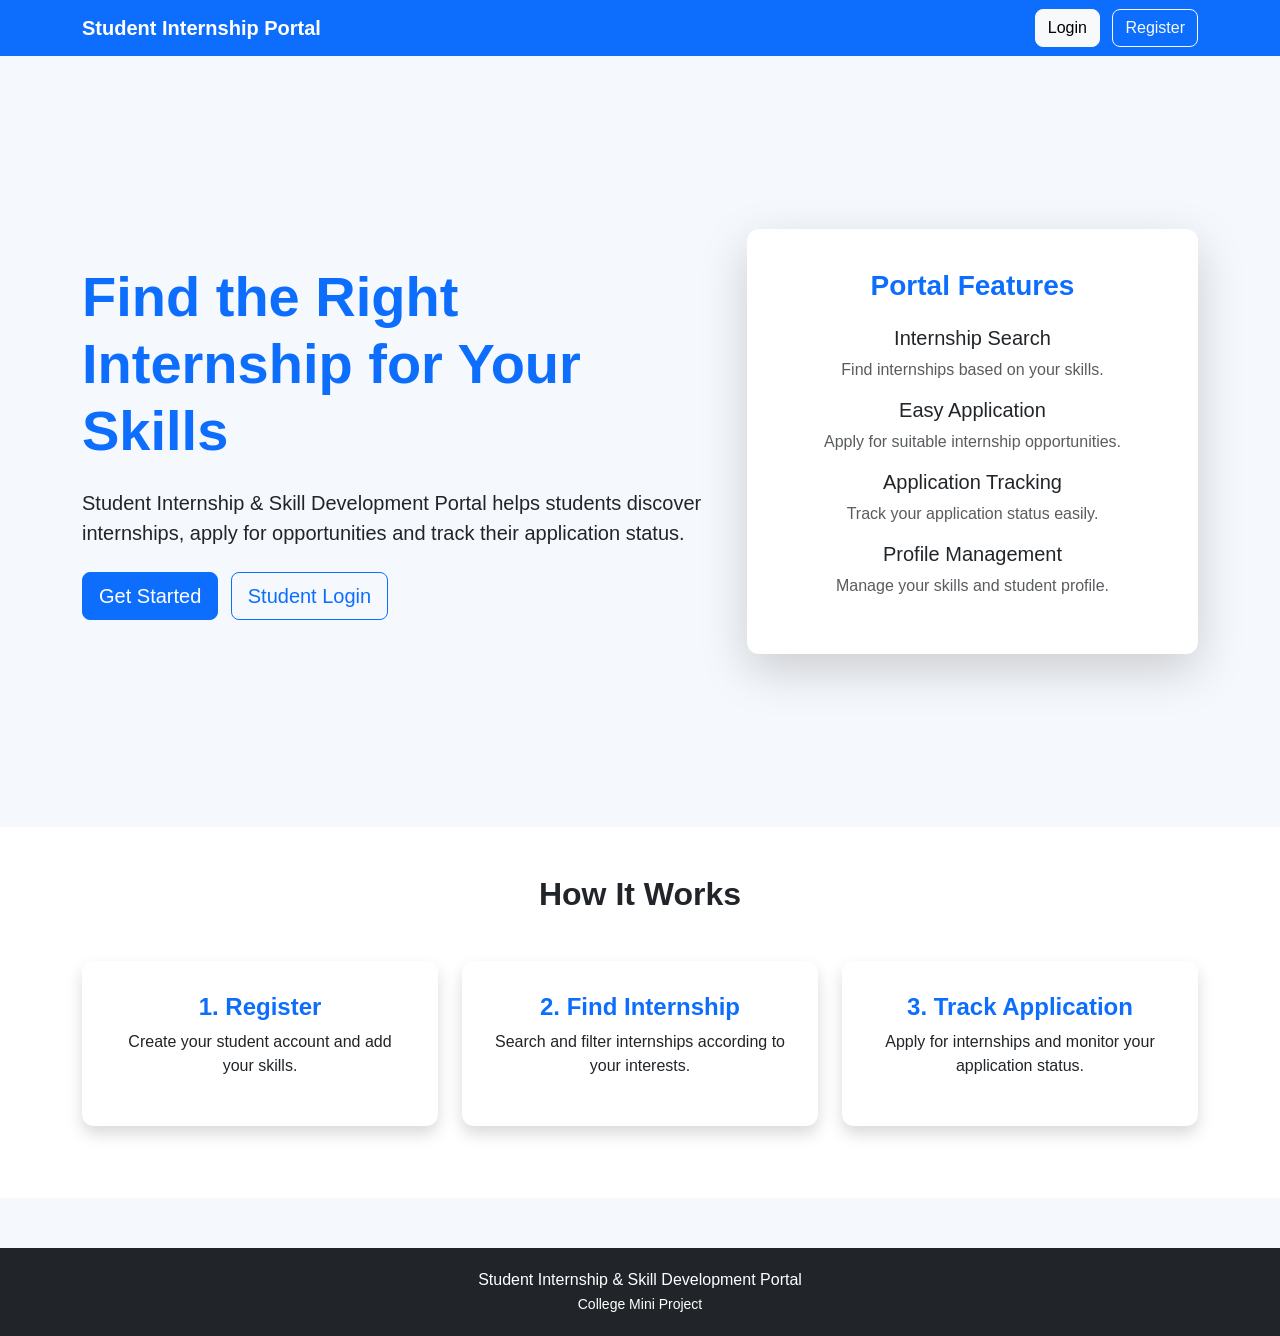
<file: frontend/index.html>
<!DOCTYPE html>
<html lang="en">

<head>
    <meta charset="UTF-8">
    <meta name="viewport" content="width=device-width, initial-scale=1.0">

    <title>Student Internship & Skill Development Portal</title>

    <link
        href="https://cdn.jsdelivr.net/npm/bootstrap@5.3.3/dist/css/bootstrap.min.css"
        rel="stylesheet">

    <link rel="stylesheet" href="css/style.css">
</head>

<body>

    <!-- Navbar -->

    <nav class="navbar navbar-dark bg-primary">
        <div class="container">

            <a class="navbar-brand fw-bold" href="index.html">
                Student Internship Portal
            </a>

            <div>
                <a href="login.html" class="btn btn-light me-2">
                    Login
                </a>

                <a href="register.html" class="btn btn-outline-light">
                    Register
                </a>
            </div>

        </div>
    </nav>


    <!-- Hero Section -->

    <section class="py-5">

        <div class="container">

            <div class="row align-items-center min-vh-75">

                <div class="col-md-7">

                    <h1 class="display-4 fw-bold text-primary">
                        Find the Right Internship
                        for Your Skills
                    </h1>

                    <p class="lead mt-4">
                        Student Internship & Skill Development Portal
                        helps students discover internships, apply for
                        opportunities and track their application status.
                    </p>

                    <div class="mt-4">

                        <a href="register.html"
                           class="btn btn-primary btn-lg me-2">
                            Get Started
                        </a>

                        <a href="login.html"
                           class="btn btn-outline-primary btn-lg">
                            Student Login
                        </a>

                    </div>

                </div>


                <div class="col-md-5 mt-5 mt-md-0">

                    <div class="card shadow-lg p-4">

                        <div class="card-body text-center">

                            <h3 class="text-primary mb-4">
                                Portal Features
                            </h3>

                            <div class="mb-3">
                                <h5>Internship Search</h5>
                                <p class="text-muted">
                                    Find internships based on your skills.
                                </p>
                            </div>

                            <div class="mb-3">
                                <h5>Easy Application</h5>
                                <p class="text-muted">
                                    Apply for suitable internship opportunities.
                                </p>
                            </div>

                            <div class="mb-3">
                                <h5>Application Tracking</h5>
                                <p class="text-muted">
                                    Track your application status easily.
                                </p>
                            </div>

                            <div>
                                <h5>Profile Management</h5>
                                <p class="text-muted">
                                    Manage your skills and student profile.
                                </p>
                            </div>

                        </div>

                    </div>

                </div>

            </div>

        </div>

    </section>


    <!-- How It Works -->

    <section class="py-5 bg-white">

        <div class="container">

            <h2 class="text-center mb-5">
                How It Works
            </h2>

            <div class="row text-center">

                <div class="col-md-4 mb-4">

                    <div class="card shadow h-100 p-3">

                        <div class="card-body">

                            <h4 class="text-primary">
                                1. Register
                            </h4>

                            <p>
                                Create your student account and
                                add your skills.
                            </p>

                        </div>

                    </div>

                </div>


                <div class="col-md-4 mb-4">

                    <div class="card shadow h-100 p-3">

                        <div class="card-body">

                            <h4 class="text-primary">
                                2. Find Internship
                            </h4>

                            <p>
                                Search and filter internships
                                according to your interests.
                            </p>

                        </div>

                    </div>

                </div>


                <div class="col-md-4 mb-4">

                    <div class="card shadow h-100 p-3">

                        <div class="card-body">

                            <h4 class="text-primary">
                                3. Track Application
                            </h4>

                            <p>
                                Apply for internships and
                                monitor your application status.
                            </p>

                        </div>

                    </div>

                </div>

            </div>

        </div>

    </section>


    <!-- Footer -->

    <footer>

        <p class="mb-0">
            Student Internship & Skill Development Portal
        </p>

        <small>
            College Mini Project
        </small>

    </footer>


</body>

</html>
</file>
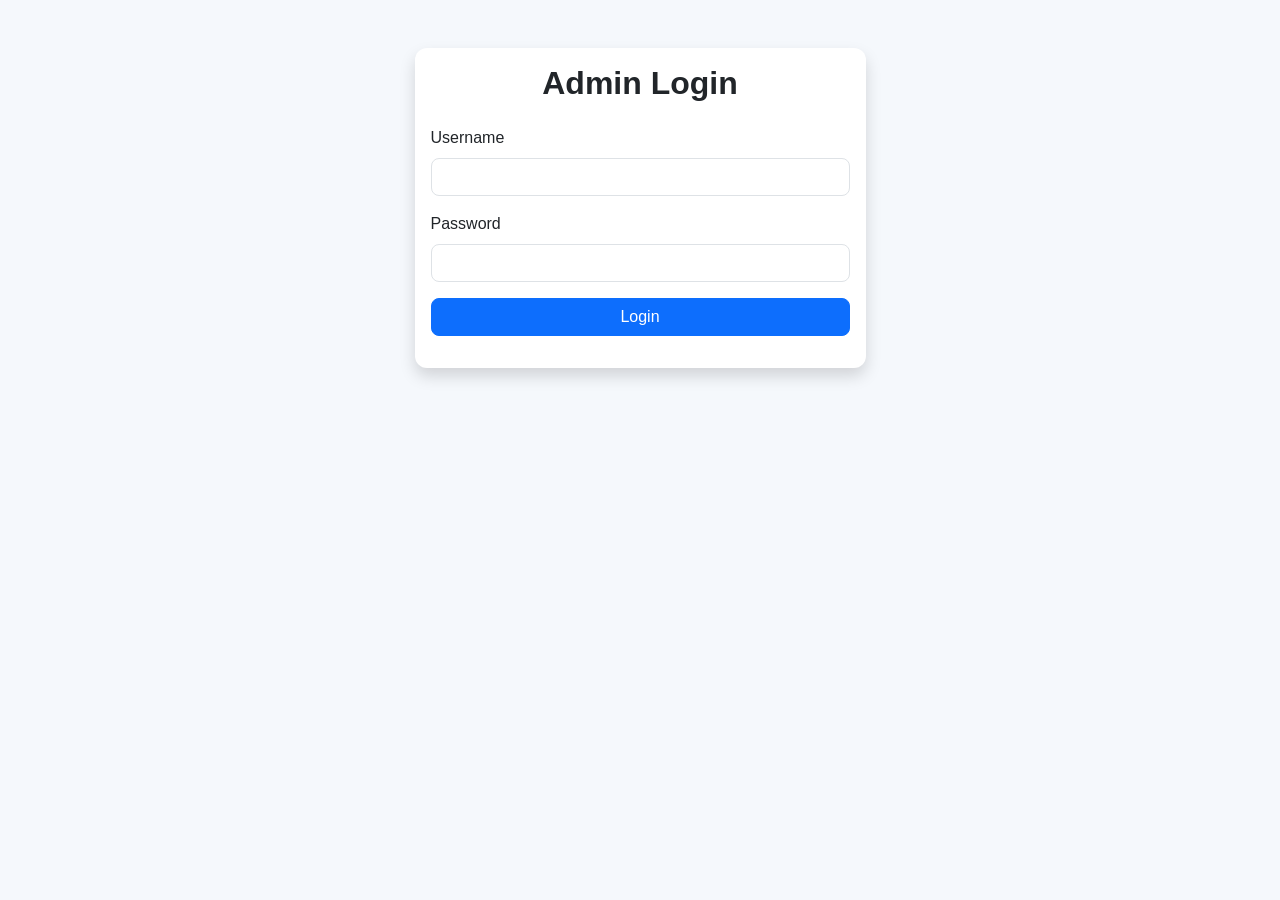
<file: frontend/admin-dashboard.html>
<!DOCTYPE html>
<html lang="en">

<head>

    <meta charset="UTF-8">

    <meta
        name="viewport"
        content="width=device-width, initial-scale=1.0">

    <title>Admin Dashboard</title>

    <link
        href="https://cdn.jsdelivr.net/npm/bootstrap@5.3.3/dist/css/bootstrap.min.css"
        rel="stylesheet">

    <link rel="stylesheet" href="css/style.css">

</head>


<body>


    <!-- ================= NAVBAR ================= -->

    <nav class="navbar navbar-dark bg-primary">

        <div class="container">

            <a
                class="navbar-brand"
                href="admin-dashboard.html">

                Student Internship Portal - Admin

            </a>

            <button
                onclick="logout()"
                class="btn btn-danger">

                Logout

            </button>

        </div>

    </nav>



    <!-- ================= MAIN CONTAINER ================= -->

    <div class="container mt-5">


        <h2 class="text-center mb-4">
            Admin Dashboard
        </h2>



        <!-- ================= DASHBOARD CARDS ================= -->

        <div class="row">


            <!-- Add Internship -->

            <div class="col-md-3 mb-4">

                <div class="card shadow h-100">

                    <div class="card-body text-center">

                        <h4>
                            Add Internship
                        </h4>

                        <p>
                            Add a new internship opportunity.
                        </p>

                        <button
                            class="btn btn-primary"
                            onclick="showAddInternshipForm()">

                            Add Internship

                        </button>

                    </div>

                </div>

            </div>



            <!-- Manage Internships -->

            <div class="col-md-3 mb-4">

                <div class="card shadow h-100">

                    <div class="card-body text-center">

                        <h4>
                            Manage Internships
                        </h4>

                        <p>
                            View, edit and delete internships.
                        </p>

                        <button
                            class="btn btn-warning"
                            onclick="loadInternships()">

                            Manage Internships

                        </button>

                    </div>

                </div>

            </div>



            <!-- Students -->

            <div class="col-md-3 mb-4">

                <div class="card shadow h-100">

                    <div class="card-body text-center">

                        <h4>
                            Students
                        </h4>

                        <p>
                            View registered students.
                        </p>

                        <button
                            class="btn btn-info"
                            onclick="loadStudents()">

                            View Students

                        </button>

                    </div>

                </div>

            </div>



            <!-- Applications -->

            <div class="col-md-3 mb-4">

                <div class="card shadow h-100">

                    <div class="card-body text-center">

                        <h4>
                            Applications
                        </h4>

                        <p>
                            View and manage student applications.
                        </p>

                        <button
                            class="btn btn-success"
                            onclick="loadApplications()">

                            View Applications

                        </button>

                    </div>

                </div>

            </div>


        </div>



        <!-- ================= ADD INTERNSHIP FORM ================= -->

        <div
            id="addInternshipForm"
            class="card shadow mt-4"
            style="display: none;">

            <div class="card-body">

                <h3 class="mb-4">
                    Add New Internship
                </h3>

                <form id="internshipForm">


                    <div class="mb-3">

                        <label class="form-label">
                            Company Name
                        </label>

                        <input
                            type="text"
                            id="companyName"
                            class="form-control"
                            required>

                    </div>


                    <div class="mb-3">

                        <label class="form-label">
                            Internship Role
                        </label>

                        <input
                            type="text"
                            id="role"
                            class="form-control"
                            required>

                    </div>


                    <div class="mb-3">

                        <label class="form-label">
                            Required Skills
                        </label>

                        <input
                            type="text"
                            id="requiredSkills"
                            class="form-control"
                            placeholder="Java, Spring Boot, MySQL"
                            required>

                    </div>


                    <div class="mb-3">

                        <label class="form-label">
                            Duration
                        </label>

                        <input
                            type="text"
                            id="duration"
                            class="form-control"
                            placeholder="3 Months"
                            required>

                    </div>


                    <div class="mb-3">

                        <label class="form-label">
                            Location
                        </label>

                        <input
                            type="text"
                            id="location"
                            class="form-control"
                            placeholder="Chennai"
                            required>

                    </div>


                    <div class="mb-3">

                        <label class="form-label">
                            Internship Description
                        </label>

                        <textarea
                            id="description"
                            class="form-control"
                            rows="4"
                            placeholder="Enter internship description"
                            required></textarea>

                    </div>


                    <button
                        type="submit"
                        class="btn btn-primary">

                        Add Internship

                    </button>


                </form>


                <div
                    id="result"
                    class="mt-3">
                </div>


            </div>

        </div>



        <!-- ================= INTERNSHIP LIST ================= -->

        <div
            id="internshipSection"
            class="mt-5"
            style="display: none;">

            <div class="card shadow">

                <div class="card-body">

                    <h3 class="mb-3">
                        Internship Management
                    </h3>

                    <div id="internshipList">

                        <!-- Internships will appear here -->

                    </div>

                </div>

            </div>

        </div>



        <!-- ================= STUDENT LIST ================= -->

        <div
            id="studentSection"
            class="mt-5"
            style="display: none;">

            <div class="card shadow">

                <div class="card-body">

                    <h3 class="mb-3">
                        Registered Students
                    </h3>

                    <div id="studentList">

                        <!-- Students will appear here -->

                    </div>

                </div>

            </div>

        </div>



        <!-- ================= APPLICATION LIST ================= -->

        <div
            id="applicationSection"
            class="mt-5 mb-5"
            style="display: none;">

            <div class="card shadow">

                <div class="card-body">

                    <h3 class="mb-3">
                        Student Applications
                    </h3>

                    <div id="applicationList">

                        <!-- Applications will appear here -->

                    </div>

                </div>

            </div>

        </div>


    </div>



    <!-- ================= JAVASCRIPT ================= -->

    <script src="js/admin-dashboard.js"></script>


</body>

</html>
</file>
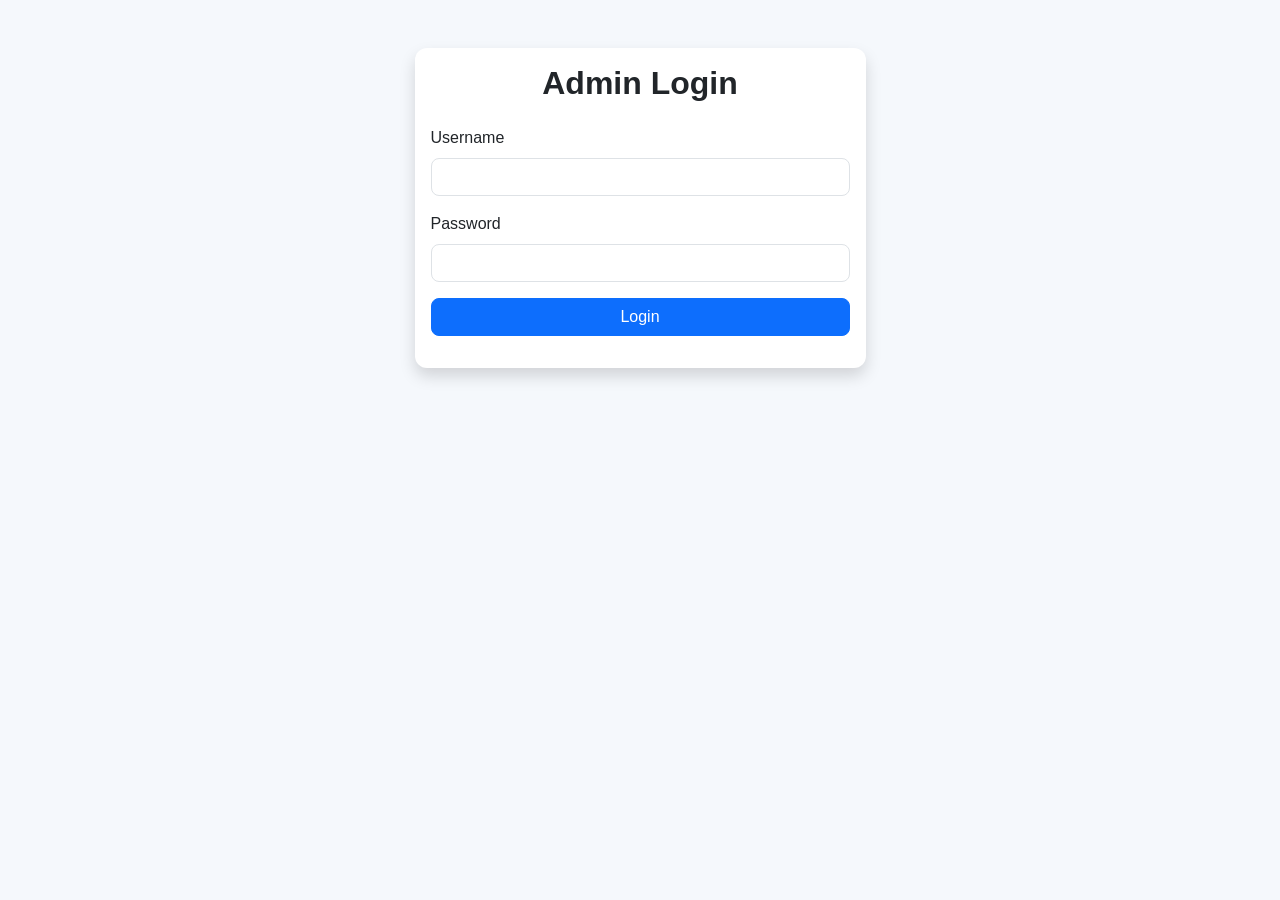
<file: frontend/admin-login.html>
<!DOCTYPE html>
<html lang="en">

<head>

    <meta charset="UTF-8">

    <meta name="viewport" content="width=device-width, initial-scale=1.0">

    <title>Admin Login</title>

    <link
        href="https://cdn.jsdelivr.net/npm/bootstrap@5.3.3/dist/css/bootstrap.min.css"
        rel="stylesheet">
    <link rel="stylesheet" href="css/style.css">
</head>

<body>

    <div class="container mt-5">

        <div class="row justify-content-center">

            <div class="col-md-5">

                <div class="card shadow">

                    <div class="card-body">

                        <h2 class="text-center mb-4">
                            Admin Login
                        </h2>

                        <form id="adminLoginForm">

                            <div class="mb-3">

                                <label class="form-label">
                                    Username
                                </label>

                                <input
                                    type="text"
                                    id="username"
                                    class="form-control"
                                    required>

                            </div>


                            <div class="mb-3">

                                <label class="form-label">
                                    Password
                                </label>

                                <input
                                    type="password"
                                    id="password"
                                    class="form-control"
                                    required>

                            </div>


                            <button
                                type="submit"
                                class="btn btn-primary w-100">

                                Login

                            </button>

                        </form>


                        <div
                            id="message"
                            class="mt-3 text-center">
                        </div>

                    </div>

                </div>

            </div>

        </div>

    </div>


    <script src="js/admin-login.js"></script>

</body>

</html>
</file>
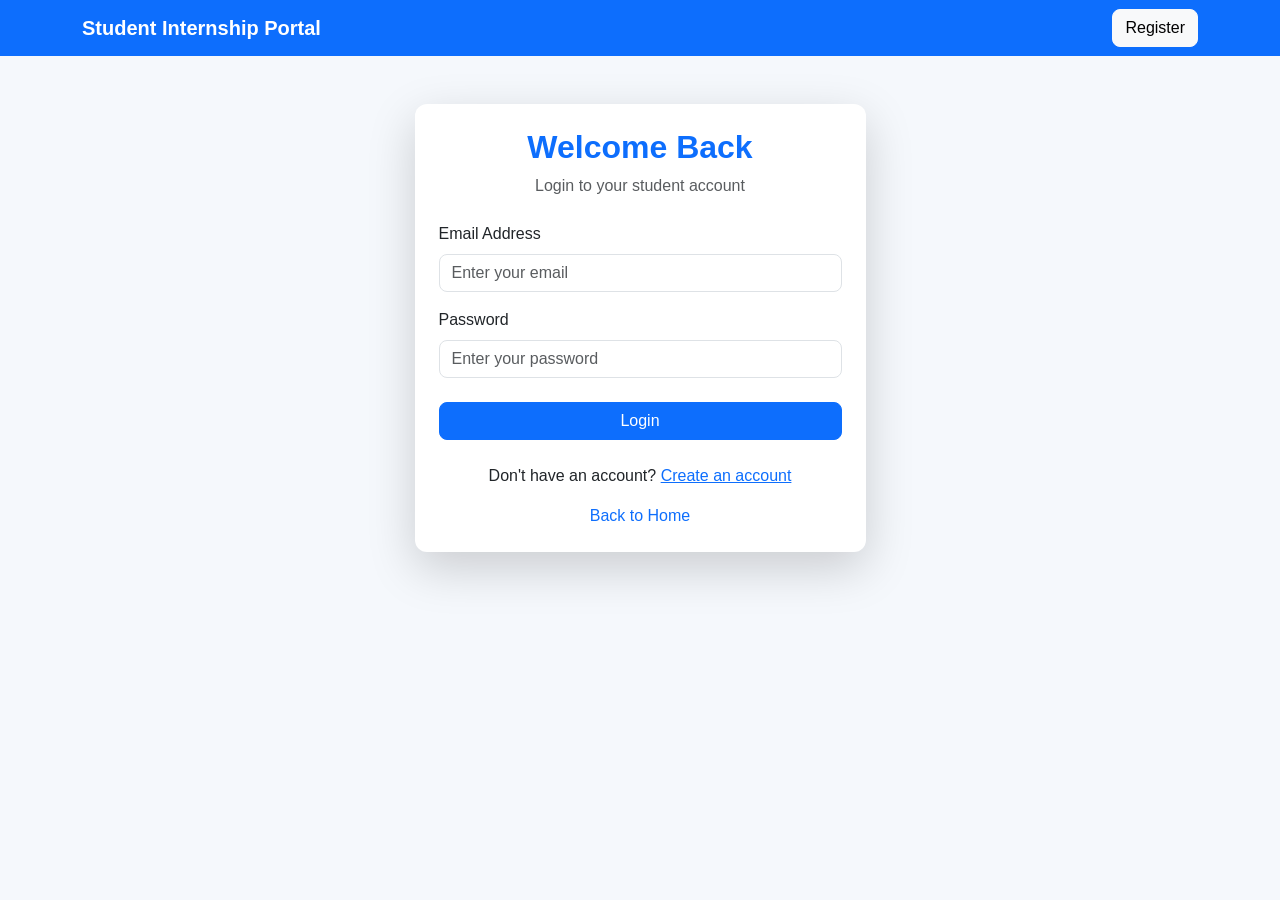
<file: frontend/applications.html>
<!DOCTYPE html>
<html lang="en">

<head>
    <meta charset="UTF-8">
    <meta name="viewport" content="width=device-width, initial-scale=1.0">

    <title>My Applications</title>

    <link
        href="https://cdn.jsdelivr.net/npm/bootstrap@5.3.3/dist/css/bootstrap.min.css"
        rel="stylesheet">

    <link rel="stylesheet" href="css/style.css">
</head>

<body>

    <!-- Navbar -->

    <nav class="navbar navbar-dark bg-primary">

        <div class="container">

            <a class="navbar-brand fw-bold"
               href="dashboard.html">
                Student Internship Portal
            </a>

            <div>

                <a href="internships.html"
                   class="btn btn-light me-2">
                    Find Internships
                </a>

                <a href="dashboard.html"
                   class="btn btn-outline-light">
                    Dashboard
                </a>

            </div>

        </div>

    </nav>


    <!-- Main Content -->

    <div class="container py-5">

        <div class="text-center mb-4">

            <h2 class="text-primary">
                My Applications
            </h2>

            <p class="text-muted">
                Track the status of your internship applications
            </p>

        </div>


        <div id="message"></div>


        <div id="applicationList">

            <div class="text-center text-muted">
                Loading applications...
            </div>

        </div>

    </div>


    <!-- Footer -->

    <footer>

        <p class="mb-0">
            Student Internship & Skill Development Portal
        </p>

        <small>
            College Mini Project
        </small>

    </footer>


    <script src="js/applications.js"></script>

</body>

</html>
</file>
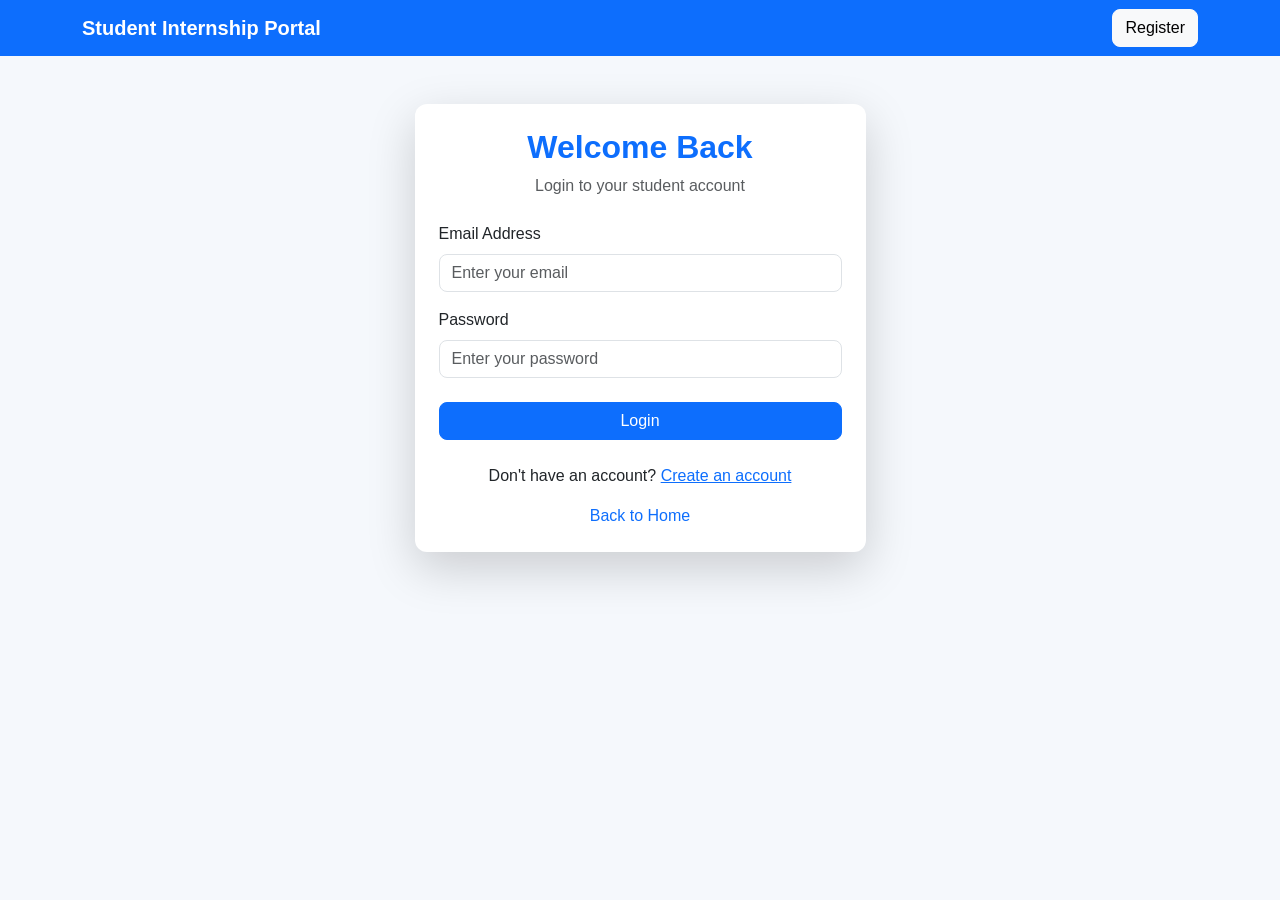
<file: frontend/dashboard.html>
<!DOCTYPE html>
<html lang="en">

<head>
    <meta charset="UTF-8">
    <meta name="viewport" content="width=device-width, initial-scale=1.0">

    <title>Student Dashboard</title>

    <link
        href="https://cdn.jsdelivr.net/npm/bootstrap@5.3.3/dist/css/bootstrap.min.css"
        rel="stylesheet">

    <link rel="stylesheet" href="css/style.css">
</head>

<body>

    <!-- Navbar -->

    <nav class="navbar navbar-dark bg-primary">

        <div class="container">

            <a class="navbar-brand fw-bold"
               href="dashboard.html">
                Student Internship Portal
            </a>

            <div>

                <a href="profile.html"
                   class="btn btn-light me-2">
                    My Profile
                </a>

                <button
                    onclick="logout()"
                    class="btn btn-danger">
                    Logout
                </button>

            </div>

        </div>

    </nav>


    <!-- Dashboard -->

    <div class="container py-5">

        <!-- Welcome -->

        <div class="card shadow mb-4">

            <div class="card-body p-4">

                <h2>
                    Welcome, <span id="studentName">Student</span>
                </h2>

                <p class="text-muted mb-0">
                    <span id="studentEmail"></span>
                </p>

            </div>

        </div>


        <!-- Quick Actions -->

        <h3 class="mb-3">
            Quick Actions
        </h3>

        <div class="row">

            <div class="col-md-6 mb-3">

                <div class="card shadow h-100">

                    <div class="card-body">

                        <h4 class="text-primary">
                            Find Internships
                        </h4>

                        <p>
                            Search and apply for internships
                            based on your skills.
                        </p>

                        <a href="internships.html"
                           class="btn btn-primary">
                            Browse Internships
                        </a>

                    </div>

                </div>

            </div>


            <div class="col-md-6 mb-3">

                <div class="card shadow h-100">

                    <div class="card-body">

                        <h4 class="text-success">
                            My Applications
                        </h4>

                        <p>
                            View your internship applications
                            and their current status.
                        </p>

                        <a href="applications.html"
                           class="btn btn-success">
                            View Applications
                        </a>

                    </div>

                </div>

            </div>

        </div>


        <!-- Application Statistics -->

        <h3 class="mt-5 mb-3">
            Application Overview
        </h3>

        <div class="row">

            <div class="col-md-4 mb-3">

                <div class="card shadow stat-card h-100">

                    <div class="card-body">

                        <h5>
                            Total Applications
                        </h5>

                        <h2 id="totalApplications">
                            0
                        </h2>

                    </div>

                </div>

            </div>


            <div class="col-md-4 mb-3">

                <div class="card shadow stat-card h-100">

                    <div class="card-body">

                        <h5>
                            Selected
                        </h5>

                        <h2
                            id="selectedApplications"
                            class="text-success">
                            0
                        </h2>

                    </div>

                </div>

            </div>


            <div class="col-md-4 mb-3">

                <div class="card shadow stat-card h-100">

                    <div class="card-body">

                        <h5>
                            Pending
                        </h5>

                        <h2
                            id="pendingApplications"
                            class="text-warning">
                            0
                        </h2>

                    </div>

                </div>

            </div>

        </div>


        <!-- Profile Section -->

        <div class="card shadow mt-5">

            <div class="card-body text-center">

                <h4>
                    Manage Your Profile
                </h4>

                <p class="text-muted">
                    Keep your department, year, skills and
                    email information updated.
                </p>

                <a href="profile.html"
                   class="btn btn-info">
                    Manage Profile
                </a>

            </div>

        </div>

    </div>


    <!-- Footer -->

    <footer>

        <p class="mb-0">
            Student Internship & Skill Development Portal
        </p>

        <small>
            College Mini Project
        </small>

    </footer>


    <script src="js/dashboard.js"></script>

</body>

</html>
</file>
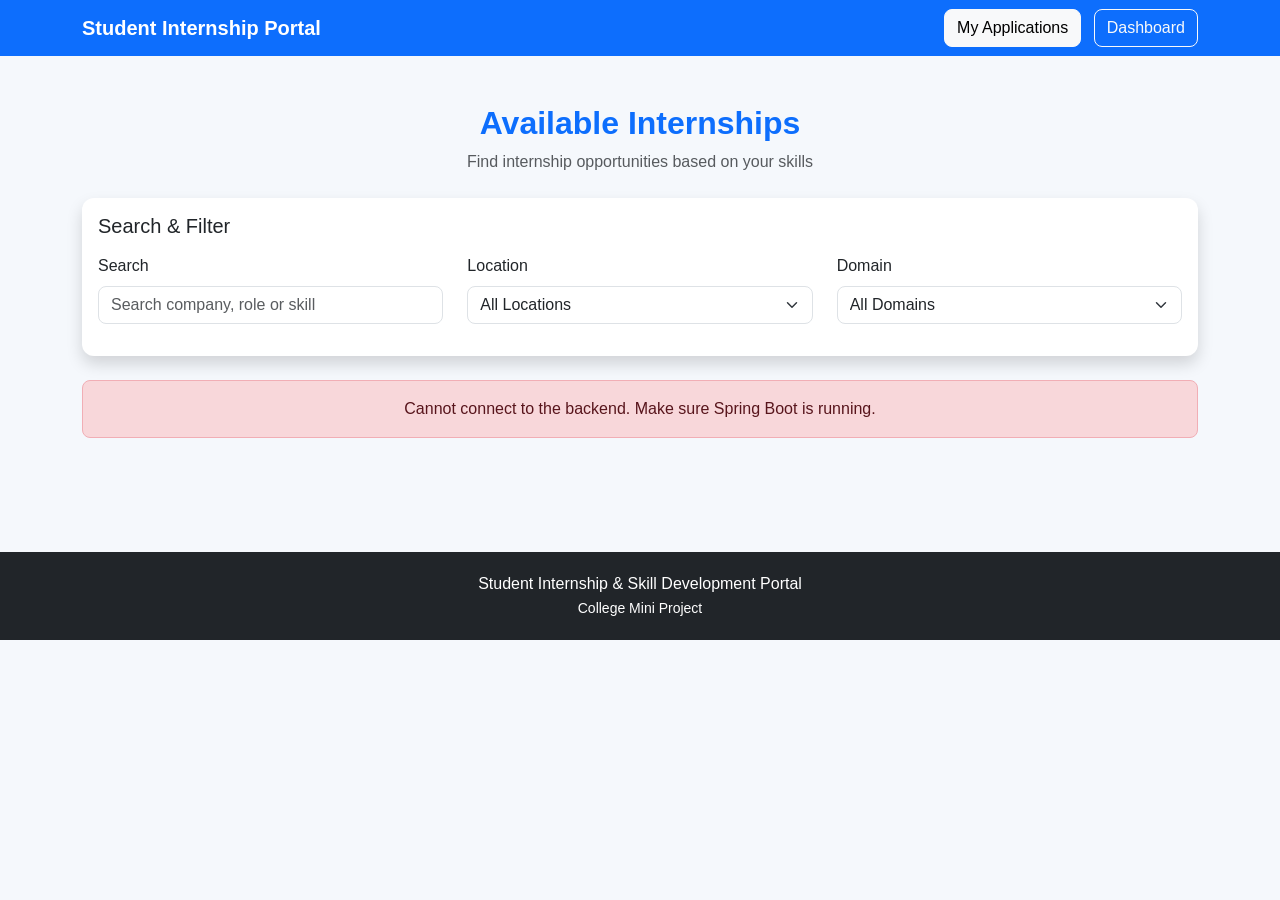
<file: frontend/internships.html>
<!DOCTYPE html>
<html lang="en">

<head>
    <meta charset="UTF-8">
    <meta name="viewport" content="width=device-width, initial-scale=1.0">

    <title>Available Internships</title>

    <link
        href="https://cdn.jsdelivr.net/npm/bootstrap@5.3.3/dist/css/bootstrap.min.css"
        rel="stylesheet">

    <link rel="stylesheet" href="css/style.css">
</head>

<body>

    <!-- Navbar -->

    <nav class="navbar navbar-dark bg-primary">

        <div class="container">

            <a class="navbar-brand fw-bold"
               href="dashboard.html">
                Student Internship Portal
            </a>

            <div>

                <a href="applications.html"
                   class="btn btn-light me-2">
                    My Applications
                </a>

                <a href="dashboard.html"
                   class="btn btn-outline-light">
                    Dashboard
                </a>

            </div>

        </div>

    </nav>


    <!-- Main Content -->

    <div class="container py-5">

        <div class="text-center mb-4">

            <h2 class="text-primary">
                Available Internships
            </h2>

            <p class="text-muted">
                Find internship opportunities based on your skills
            </p>

        </div>


        <!-- Search and Filters -->

        <div class="card shadow mb-4">

            <div class="card-body">

                <h5 class="mb-3">
                    Search & Filter
                </h5>

                <div class="row">

                    <!-- Search -->

                    <div class="col-md-4 mb-3">

                        <label class="form-label">
                            Search
                        </label>

                        <input
                            type="text"
                            id="searchInput"
                            class="form-control"
                            placeholder="Search company, role or skill">

                    </div>


                    <!-- Location -->

                    <div class="col-md-4 mb-3">

                        <label class="form-label">
                            Location
                        </label>

                        <select
                            id="locationFilter"
                            class="form-select">

                            <option value="">
                                All Locations
                            </option>

                        </select>

                    </div>


                    <!-- Domain -->

                    <div class="col-md-4 mb-3">

                        <label class="form-label">
                            Domain
                        </label>

                        <select
                            id="domainFilter"
                            class="form-select">

                            <option value="">
                                All Domains
                            </option>

                            <option value="Java">
                                Java
                            </option>

                            <option value="Web Development">
                                Web Development
                            </option>

                            <option value="Python">
                                Python
                            </option>

                            <option value="Data Science">
                                Data Science
                            </option>

                        </select>

                    </div>

                </div>

            </div>

        </div>


        <!-- Internship List -->

        <div id="internshipList">

            <div class="text-center text-muted">
                Loading internships...
            </div>

        </div>

    </div>


    <!-- Footer -->

    <footer>

        <p class="mb-0">
            Student Internship & Skill Development Portal
        </p>

        <small>
            College Mini Project
        </small>

    </footer>


    <script src="js/internships.js"></script>

</body>

</html>
</file>
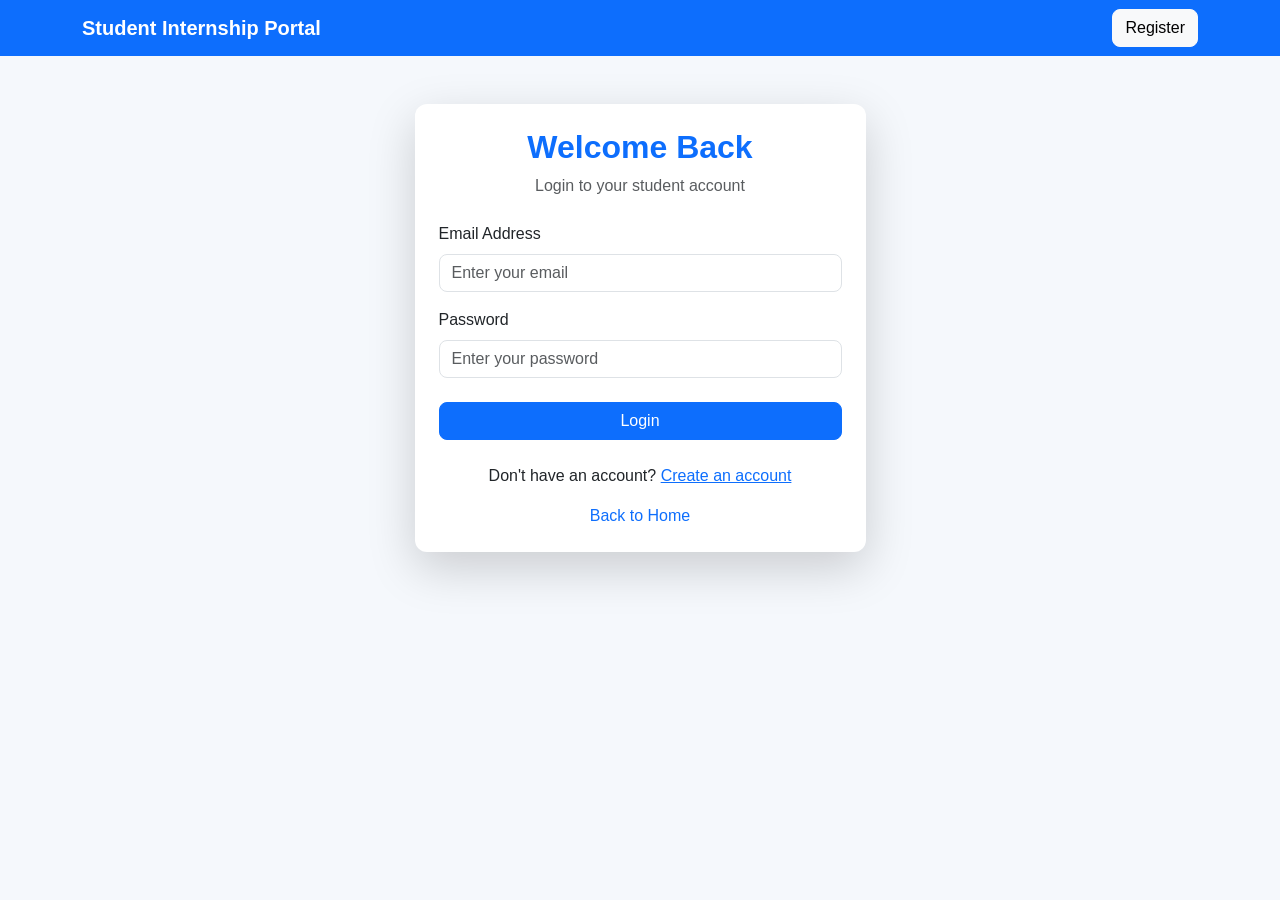
<file: frontend/login.html>
<!DOCTYPE html>
<html lang="en">

<head>
    <meta charset="UTF-8">
    <meta name="viewport" content="width=device-width, initial-scale=1.0">

    <title>Student Login</title>

    <link
        href="https://cdn.jsdelivr.net/npm/bootstrap@5.3.3/dist/css/bootstrap.min.css"
        rel="stylesheet">

    <link rel="stylesheet" href="css/style.css">
</head>

<body>

    <!-- Navbar -->

    <nav class="navbar navbar-dark bg-primary">
        <div class="container">

            <a class="navbar-brand fw-bold" href="index.html">
                Student Internship Portal
            </a>

            <a href="register.html" class="btn btn-light">
                Register
            </a>

        </div>
    </nav>


    <!-- Login Section -->

    <div class="container py-5">

        <div class="row justify-content-center align-items-center">

            <div class="col-md-6 col-lg-5">

                <div class="card shadow-lg">

                    <div class="card-body p-4">

                        <h2 class="text-center text-primary mb-2">
                            Welcome Back
                        </h2>

                        <p class="text-center text-muted mb-4">
                            Login to your student account
                        </p>


                        <form id="loginForm">

                            <div class="mb-3">

                                <label class="form-label">
                                    Email Address
                                </label>

                                <input
                                    type="email"
                                    id="email"
                                    class="form-control"
                                    placeholder="Enter your email"
                                    required>

                            </div>


                            <div class="mb-3">

                                <label class="form-label">
                                    Password
                                </label>

                                <input
                                    type="password"
                                    id="password"
                                    class="form-control"
                                    placeholder="Enter your password"
                                    required>

                            </div>


                            <button
                                type="submit"
                                class="btn btn-primary w-100 mt-2">

                                Login

                            </button>

                        </form>


                        <div
                            id="message"
                            class="mt-3 text-center">
                        </div>


                        <p class="text-center mt-4 mb-0">

                            Don't have an account?

                            <a href="register.html">
                                Create an account
                            </a>

                        </p>

                        <div class="text-center mt-3">

                            <a href="index.html"
                               class="text-decoration-none">
                                Back to Home
                            </a>

                        </div>

                    </div>

                </div>

            </div>

        </div>

    </div>


    <script src="js/login.js"></script>

</body>

</html>
</file>
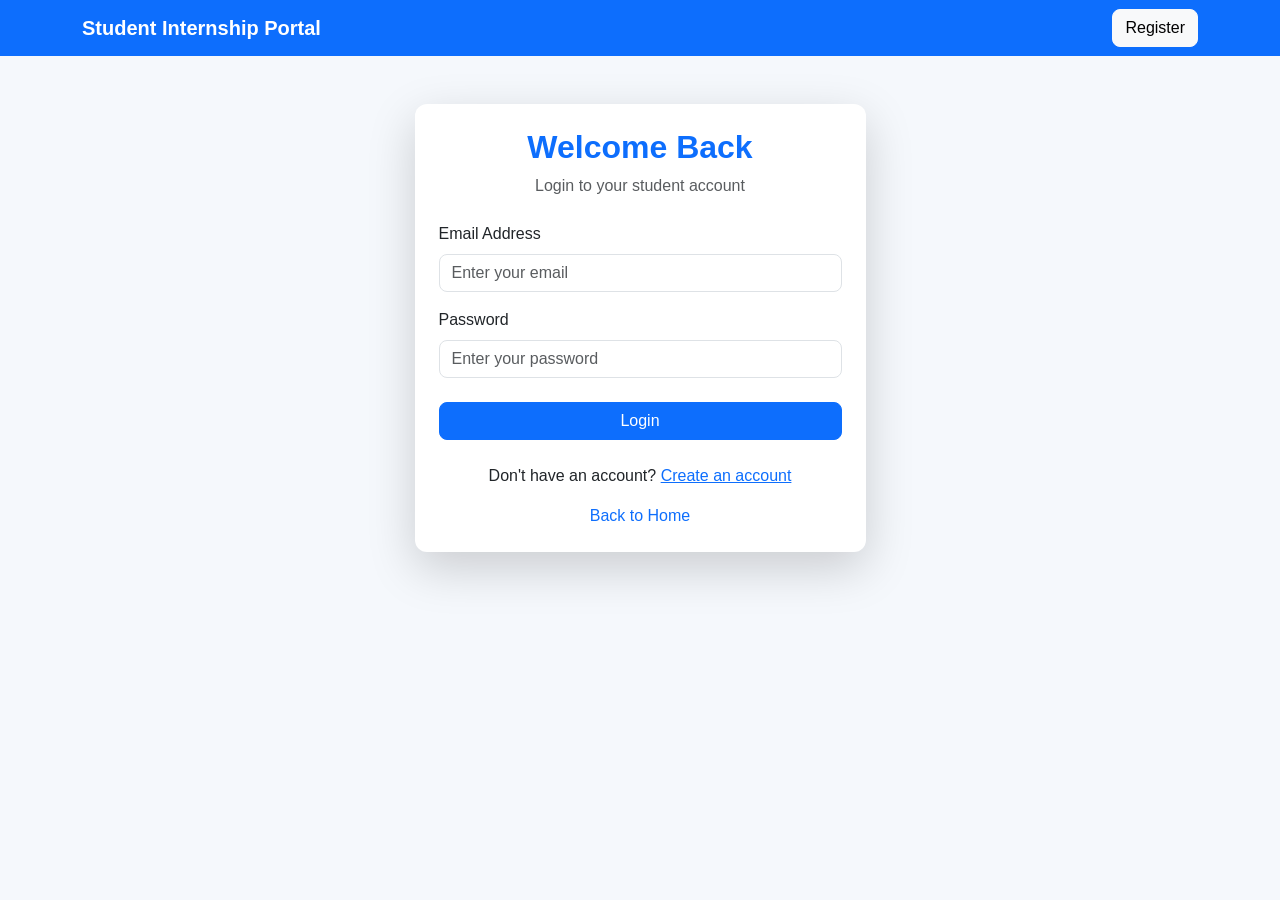
<file: frontend/profile.html>
<!DOCTYPE html>
<html lang="en">

<head>
    <meta charset="UTF-8">
    <meta name="viewport" content="width=device-width, initial-scale=1.0">

    <title>My Profile - Student Internship Portal</title>

    <link
        href="https://cdn.jsdelivr.net/npm/bootstrap@5.3.3/dist/css/bootstrap.min.css"
        rel="stylesheet">

    <link rel="stylesheet" href="css/style.css">
</head>

<body>

    <!-- Navbar -->
    <nav class="navbar navbar-expand-lg navbar-dark bg-primary">
        <div class="container">

            <a class="navbar-brand" href="dashboard.html">
                Student Internship Portal
            </a>

            <div>
                <a href="dashboard.html"
                   class="btn btn-light btn-sm me-2">
                    Dashboard
                </a>

                <button
                    class="btn btn-outline-light btn-sm"
                    onclick="logout()">
                    Logout
                </button>
            </div>

        </div>
    </nav>


    <!-- Profile Section -->
    <div class="container py-5">

        <div class="row justify-content-center">

            <div class="col-lg-8">

                <div class="card shadow-sm">

                    <div class="card-body p-4 p-md-5">

                        <div class="text-center mb-4">

                            <h2 class="text-primary">
                                My Profile
                            </h2>

                            <p class="text-muted">
                                View and update your student information
                            </p>

                        </div>


                        <!-- Message -->
                        <div id="message"></div>


                        <!-- Profile Form -->
                        <form id="profileForm">

                            <div class="row">

                                <!-- Name -->
                                <div class="col-md-6 mb-3">

                                    <label
                                        for="name"
                                        class="form-label">
                                        Full Name
                                    </label>

                                    <input
                                        type="text"
                                        id="name"
                                        class="form-control"
                                        required>

                                </div>


                                <!-- Department -->
                                <div class="col-md-6 mb-3">

                                    <label
                                        for="department"
                                        class="form-label">
                                        Department
                                    </label>

                                    <input
                                        type="text"
                                        id="department"
                                        class="form-control"
                                        required>

                                </div>


                                <!-- Year -->
                                <div class="col-md-6 mb-3">

                                    <label
                                        for="year"
                                        class="form-label">
                                        Year
                                    </label>

                                    <select
                                        id="year"
                                        class="form-select"
                                        required>

                                        <option value="">
                                            Select Year
                                        </option>

                                        <option value="1">
                                            1st Year
                                        </option>

                                        <option value="2">
                                            2nd Year
                                        </option>

                                        <option value="3">
                                            3rd Year
                                        </option>

                                        <option value="4">
                                            4th Year
                                        </option>

                                    </select>

                                </div>


                                <!-- Email -->
                                <div class="col-md-6 mb-3">

                                    <label
                                        for="email"
                                        class="form-label">
                                        Email
                                    </label>

                                    <input
                                        type="email"
                                        id="email"
                                        class="form-control"
                                        required>

                                </div>


                                <!-- Skills -->
                                <div class="col-12 mb-4">

                                    <label
                                        for="skills"
                                        class="form-label">
                                        Skills
                                    </label>

                                    <textarea
                                        id="skills"
                                        class="form-control"
                                        rows="3"
                                        placeholder="Example: Java, HTML, CSS, JavaScript, React"
                                        required></textarea>

                                </div>

                            </div>


                            <!-- Buttons -->
                            <div class="d-flex justify-content-between">

                                <a
                                    href="dashboard.html"
                                    class="btn btn-secondary">
                                    Back to Dashboard
                                </a>

                                <button
                                    type="submit"
                                    class="btn btn-primary">
                                    Update Profile
                                </button>

                            </div>

                        </form>

                    </div>

                </div>

            </div>

        </div>

    </div>


    <!-- Footer -->
    <footer>

        <p class="mb-0">
            Student Internship & Skill Development Portal
        </p>

        <small>
            College Mini Project
        </small>

    </footer>


    <script src="js/profile.js"></script>

    <script>
        function logout() {
            localStorage.clear();
            window.location.href = "login.html";
        }
    </script>

</body>

</html>
</file>
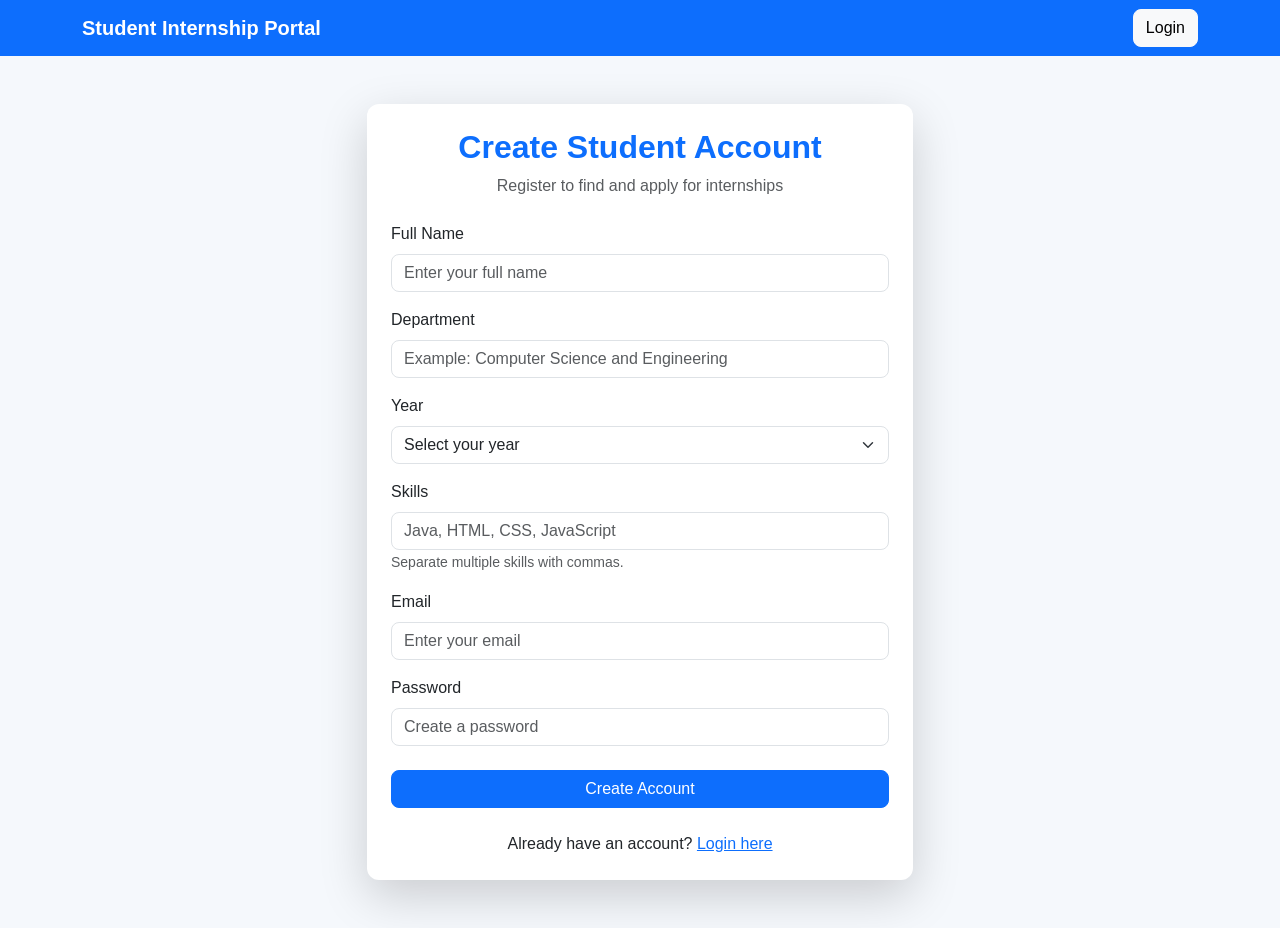
<file: frontend/register.html>
<!DOCTYPE html>
<html lang="en">

<head>
    <meta charset="UTF-8">
    <meta name="viewport" content="width=device-width, initial-scale=1.0">

    <title>Student Registration</title>

    <link
        href="https://cdn.jsdelivr.net/npm/bootstrap@5.3.3/dist/css/bootstrap.min.css"
        rel="stylesheet">

    <link rel="stylesheet" href="css/style.css">
</head>

<body>

    <!-- Navbar -->

    <nav class="navbar navbar-dark bg-primary">

        <div class="container">

            <a class="navbar-brand fw-bold" href="index.html">
                Student Internship Portal
            </a>

            <a href="login.html" class="btn btn-light">
                Login
            </a>

        </div>

    </nav>


    <!-- Registration Form -->

    <div class="container py-5">

        <div class="row justify-content-center">

            <div class="col-md-7 col-lg-6">

                <div class="card shadow-lg">

                    <div class="card-body p-4">

                        <h2 class="text-center text-primary mb-2">
                            Create Student Account
                        </h2>

                        <p class="text-center text-muted mb-4">
                            Register to find and apply for internships
                        </p>


                        <form id="registerForm">

                            <!-- Name -->

                            <div class="mb-3">

                                <label class="form-label">
                                    Full Name
                                </label>

                                <input
                                    type="text"
                                    id="name"
                                    class="form-control"
                                    placeholder="Enter your full name"
                                    required>

                            </div>


                            <!-- Department -->

                            <div class="mb-3">

                                <label class="form-label">
                                    Department
                                </label>

                                <input
                                    type="text"
                                    id="department"
                                    class="form-control"
                                    placeholder="Example: Computer Science and Engineering"
                                    required>

                            </div>


                            <!-- Year -->

                            <div class="mb-3">

                                <label class="form-label">
                                    Year
                                </label>

                                <select
                                    id="year"
                                    class="form-select"
                                    required>

                                    <option value="">
                                        Select your year
                                    </option>

                                    <option value="1">
                                        1st Year
                                    </option>

                                    <option value="2">
                                        2nd Year
                                    </option>

                                    <option value="3">
                                        3rd Year
                                    </option>

                                    <option value="4">
                                        4th Year
                                    </option>

                                </select>

                            </div>


                            <!-- Skills -->

                            <div class="mb-3">

                                <label class="form-label">
                                    Skills
                                </label>

                                <input
                                    type="text"
                                    id="skills"
                                    class="form-control"
                                    placeholder="Java, HTML, CSS, JavaScript">

                                <small class="text-muted">
                                    Separate multiple skills with commas.
                                </small>

                            </div>


                            <!-- Email -->

                            <div class="mb-3">

                                <label class="form-label">
                                    Email
                                </label>

                                <input
                                    type="email"
                                    id="email"
                                    class="form-control"
                                    placeholder="Enter your email"
                                    required>

                            </div>


                            <!-- Password -->

                            <div class="mb-3">

                                <label class="form-label">
                                    Password
                                </label>

                                <input
                                    type="password"
                                    id="password"
                                    class="form-control"
                                    placeholder="Create a password"
                                    required>

                            </div>


                            <!-- Register Button -->

                            <button
                                type="submit"
                                class="btn btn-primary w-100 mt-2">

                                Create Account

                            </button>

                        </form>


                        <!-- Result Message -->

                        <div
                            id="message"
                            class="mt-3 text-center">
                        </div>


                        <!-- Login Link -->

                        <p class="text-center mt-4 mb-0">

                            Already have an account?

                            <a href="login.html">
                                Login here
                            </a>

                        </p>

                    </div>

                </div>

            </div>

        </div>

    </div>


    <script src="js/register.js"></script>

</body>

</html>
</file>
<file: frontend/css/style.css>
/* General */

body {
    background-color: #f5f8fc;
    font-family: Arial, sans-serif;
}


/* Navbar */

.navbar-brand {
    font-weight: bold;
}


/* Cards */

.card {
    border: none;
    border-radius: 12px;
}

.card:hover {
    transform: translateY(-2px);
    transition: 0.2s;
}


/* Headings */

h2,
h3,
h4 {
    font-weight: 600;
}


/* Buttons */

.btn {
    border-radius: 8px;
}


/* Forms */

.form-control,
.form-select {
    border-radius: 8px;
}

.form-control:focus,
.form-select:focus {
    box-shadow: 0 0 0 0.2rem rgba(13, 110, 253, 0.15);
}


/* Alerts */

.alert {
    border-radius: 8px;
}


/* Internship cards */

.internship-card {
    margin-bottom: 20px;
}


/* Dashboard statistics */

.stat-card {
    text-align: center;
    padding: 20px;
}

.stat-card h2 {
    font-size: 32px;
    color: #0d6efd;
}


/* Footer */

footer {
    margin-top: 50px;
    padding: 20px;
    text-align: center;
    background-color: #212529;
    color: white;
}
.min-vh-75 {
    min-height: 75vh;
}
</file>
